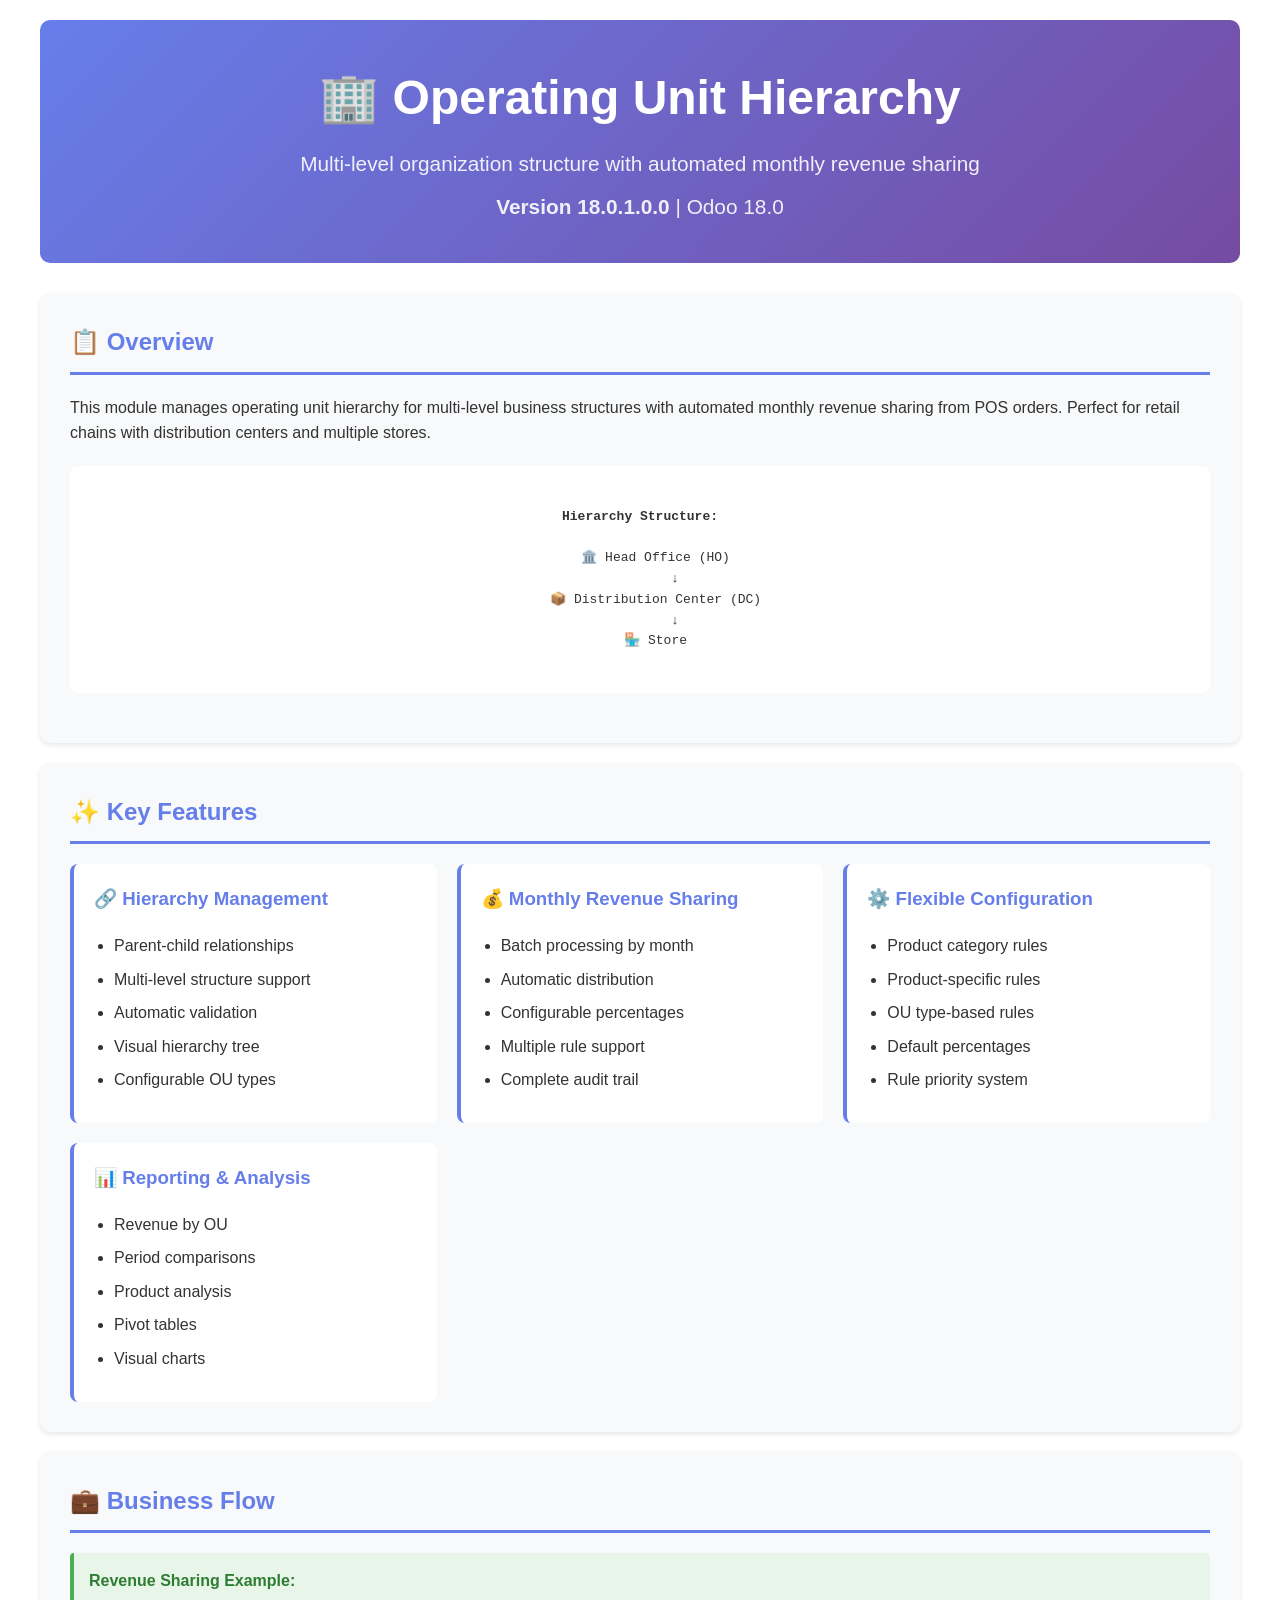
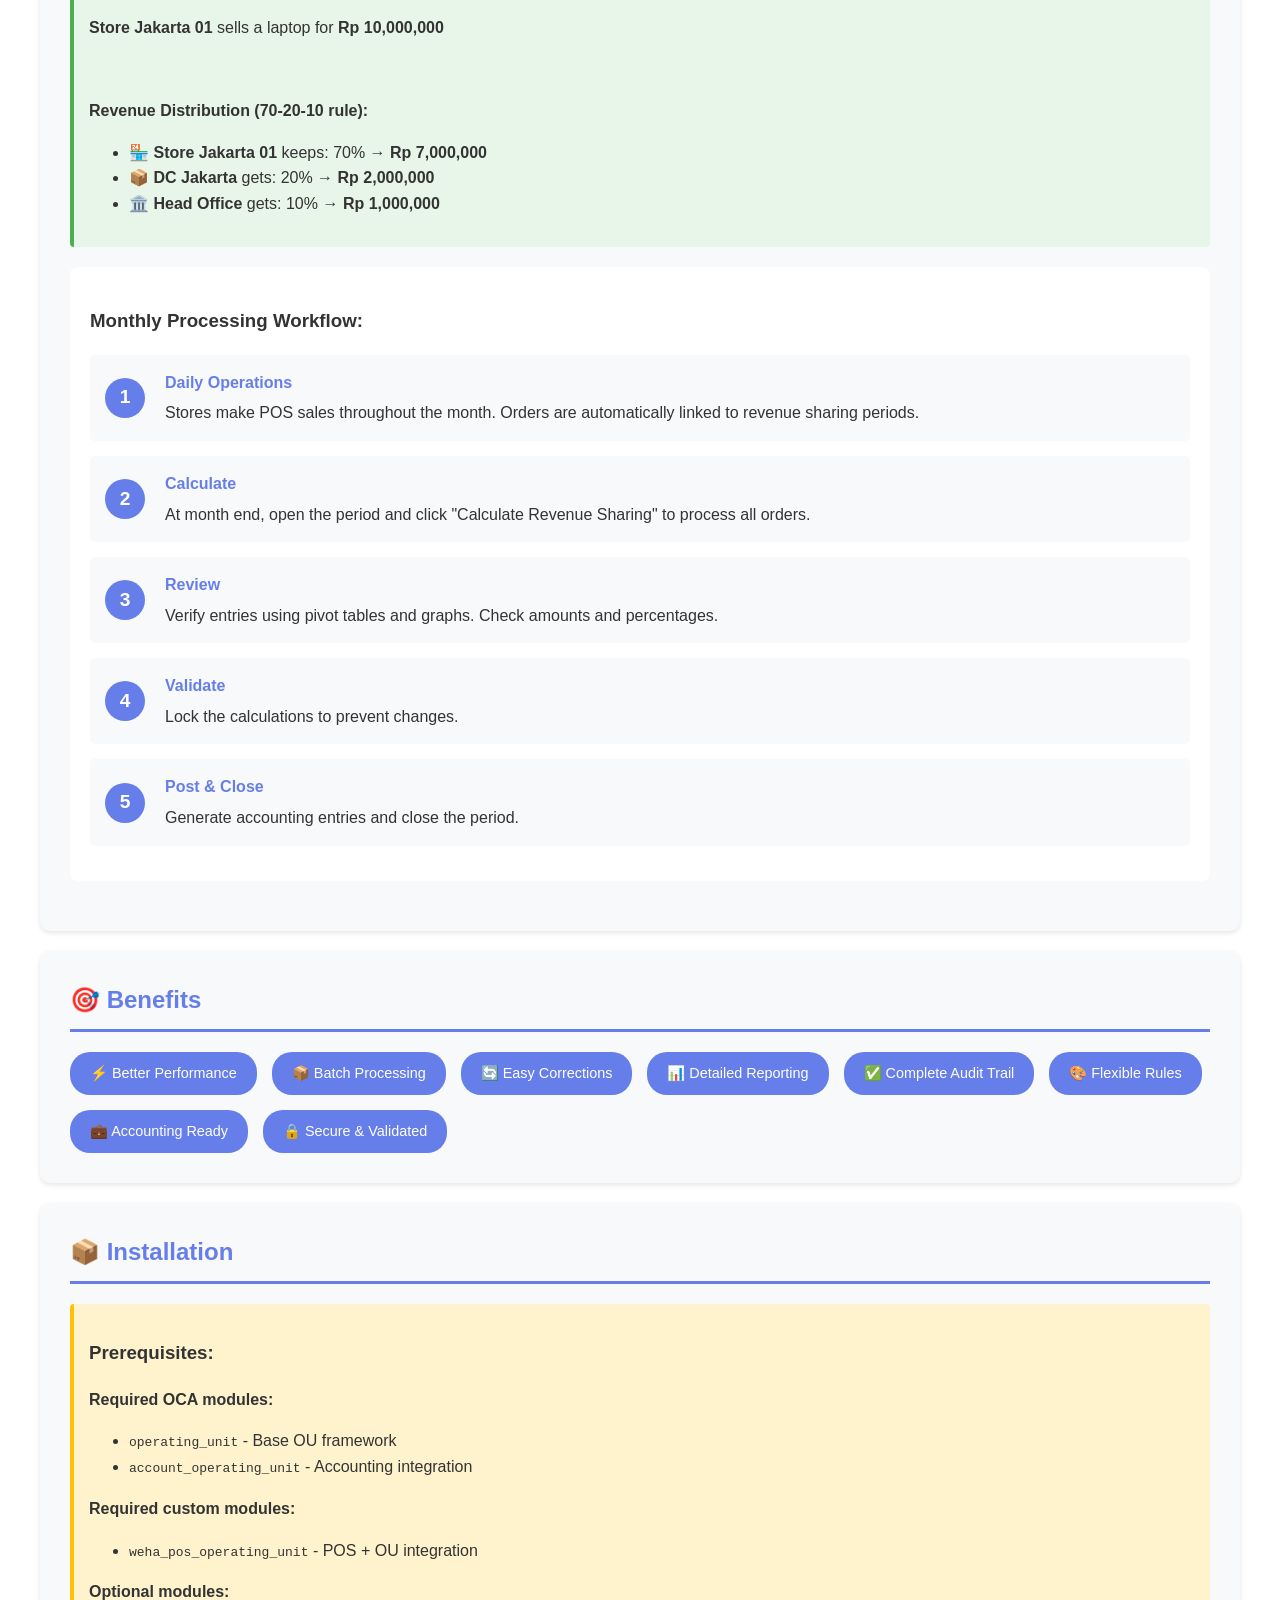
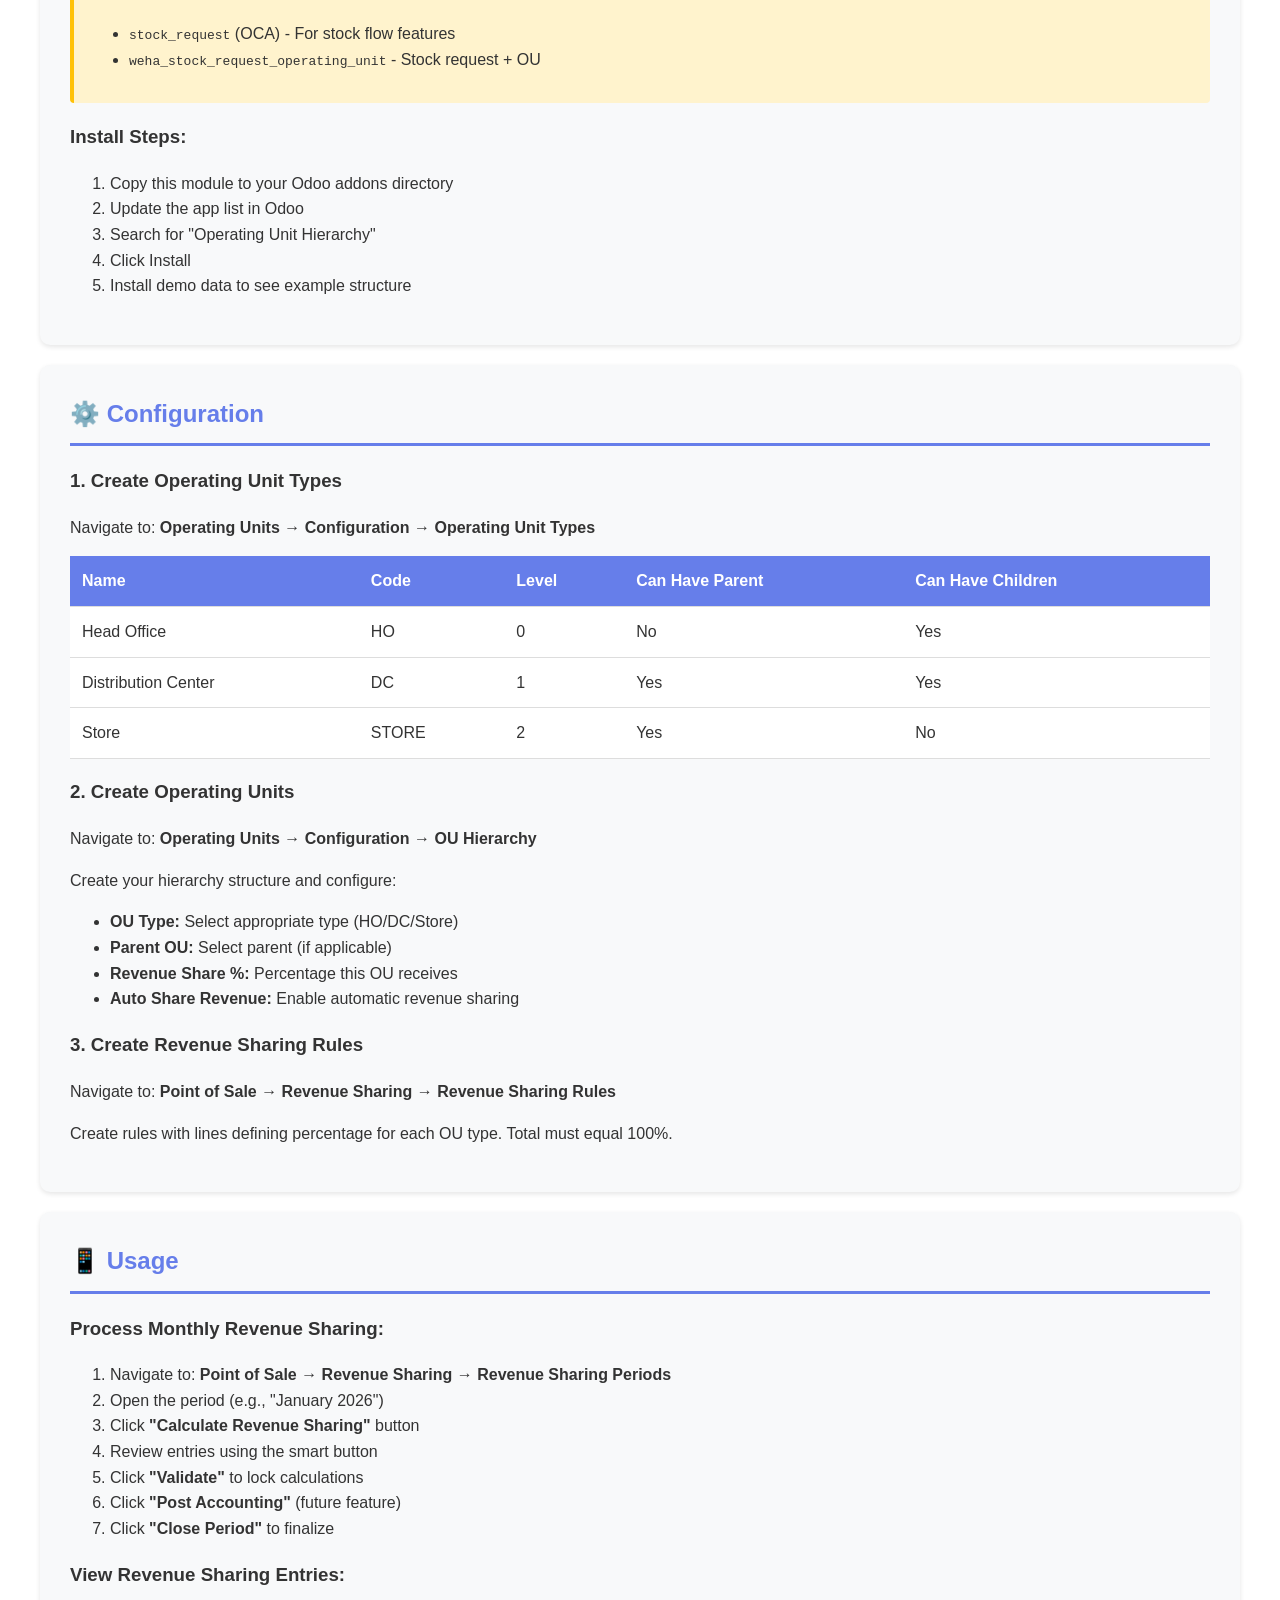
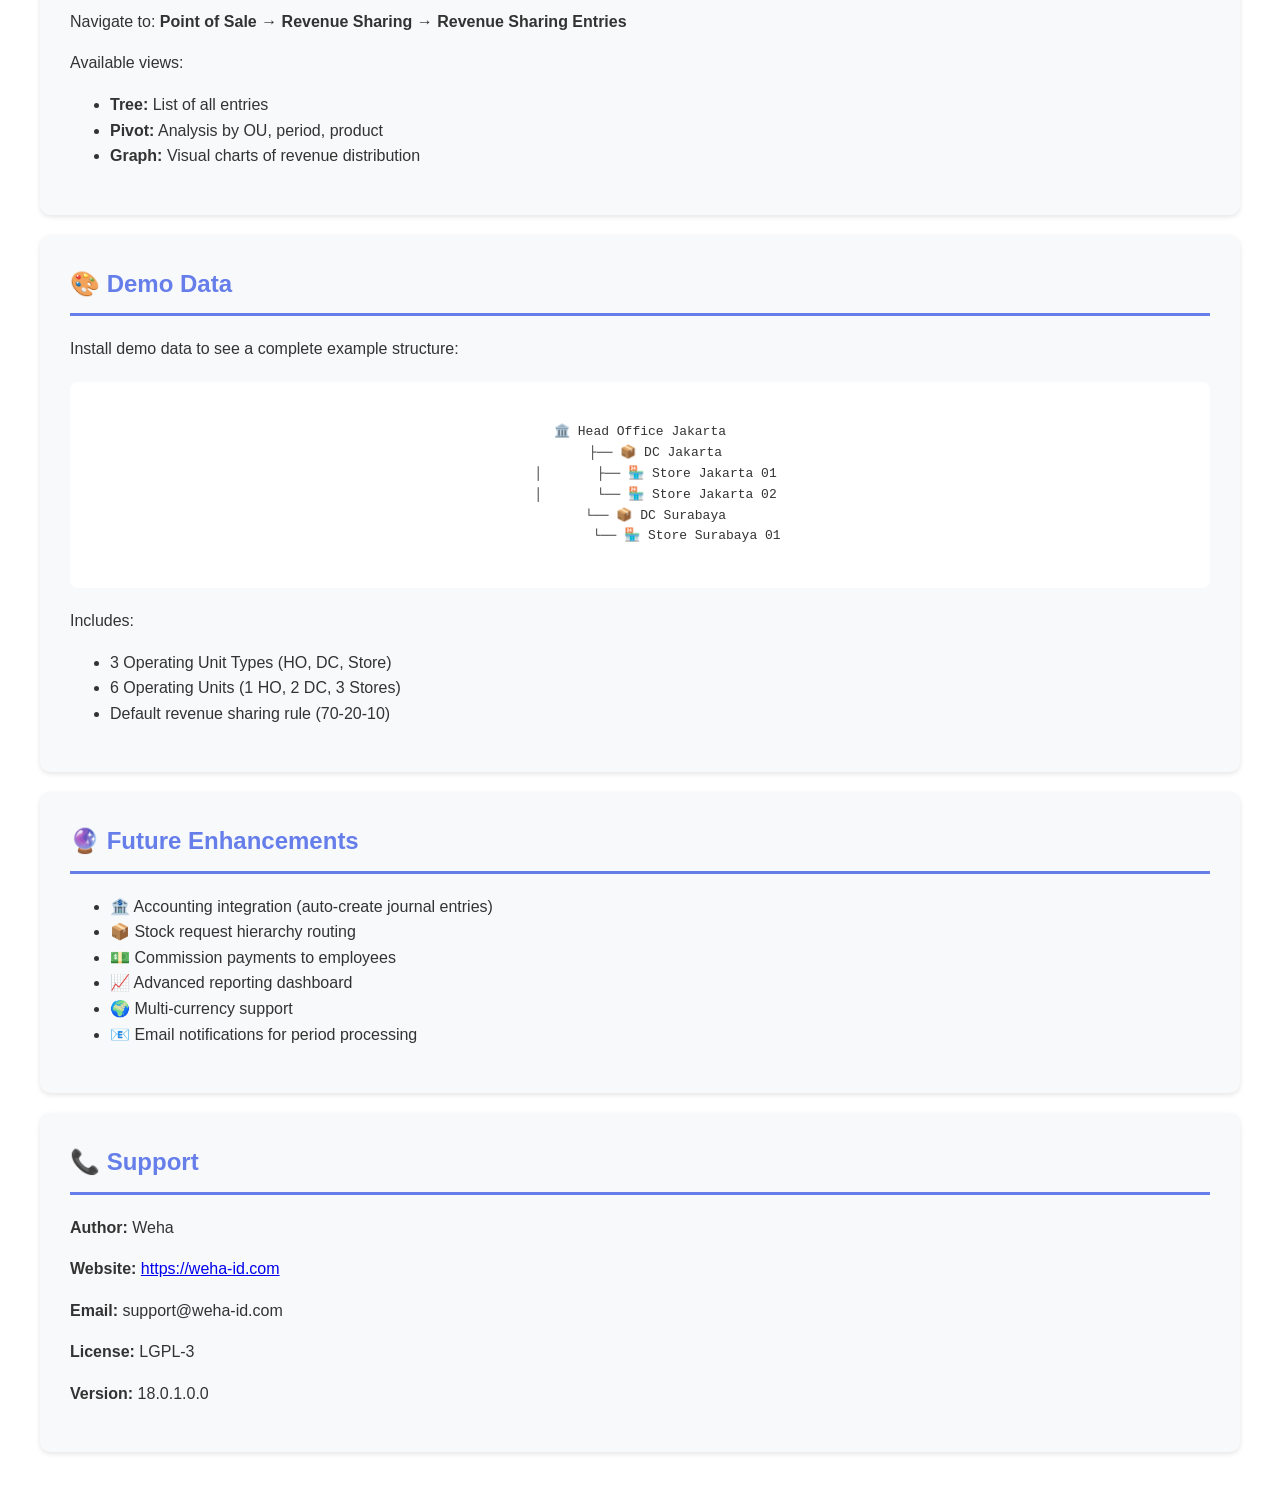
<file: weha_operating_unit_hierarchy/static/description/index.html>
<!DOCTYPE html>
<html>
<head>
    <meta charset="utf-8">
    <title>Operating Unit Hierarchy</title>
    <style>
        body {
            font-family: 'Segoe UI', Tahoma, Geneva, Verdana, sans-serif;
            line-height: 1.6;
            color: #333;
            max-width: 1200px;
            margin: 0 auto;
            padding: 20px;
        }
        .header {
            background: linear-gradient(135deg, #667eea 0%, #764ba2 100%);
            color: white;
            padding: 40px;
            border-radius: 10px;
            margin-bottom: 30px;
            text-align: center;
        }
        .header h1 {
            margin: 0;
            font-size: 3em;
        }
        .header p {
            margin: 10px 0 0 0;
            font-size: 1.3em;
            opacity: 0.9;
        }
        .section {
            background: #f8f9fa;
            padding: 30px;
            border-radius: 10px;
            margin-bottom: 20px;
            box-shadow: 0 2px 5px rgba(0,0,0,0.1);
        }
        .section h2 {
            color: #667eea;
            margin-top: 0;
            border-bottom: 3px solid #667eea;
            padding-bottom: 10px;
        }
        .features {
            display: grid;
            grid-template-columns: repeat(auto-fit, minmax(300px, 1fr));
            gap: 20px;
            margin-top: 20px;
        }
        .feature-card {
            background: white;
            padding: 20px;
            border-radius: 8px;
            border-left: 4px solid #667eea;
        }
        .feature-card h3 {
            color: #667eea;
            margin-top: 0;
        }
        .feature-card ul {
            margin: 10px 0;
            padding-left: 20px;
        }
        .feature-card li {
            margin: 8px 0;
        }
        .flow-diagram {
            background: white;
            padding: 20px;
            border-radius: 8px;
            margin: 20px 0;
            text-align: center;
            font-family: monospace;
            white-space: pre;
            overflow-x: auto;
        }
        .example {
            background: #e8f5e9;
            border-left: 4px solid #4caf50;
            padding: 15px;
            margin: 15px 0;
            border-radius: 4px;
        }
        .example h4 {
            margin-top: 0;
            color: #2e7d32;
        }
        .highlight {
            background: #fff3cd;
            border-left: 4px solid #ffc107;
            padding: 15px;
            margin: 15px 0;
            border-radius: 4px;
        }
        .benefits {
            display: flex;
            flex-wrap: wrap;
            gap: 15px;
            margin-top: 15px;
        }
        .benefit-badge {
            background: #667eea;
            color: white;
            padding: 10px 20px;
            border-radius: 20px;
            font-size: 0.9em;
        }
        .workflow {
            background: white;
            padding: 20px;
            border-radius: 8px;
            margin: 20px 0;
        }
        .workflow-step {
            display: flex;
            align-items: center;
            margin: 15px 0;
            padding: 15px;
            background: #f8f9fa;
            border-radius: 5px;
        }
        .workflow-step .number {
            background: #667eea;
            color: white;
            width: 40px;
            height: 40px;
            border-radius: 50%;
            display: flex;
            align-items: center;
            justify-content: center;
            font-weight: bold;
            font-size: 1.2em;
            margin-right: 20px;
            flex-shrink: 0;
        }
        .workflow-step .content {
            flex: 1;
        }
        .workflow-step .content strong {
            color: #667eea;
            display: block;
            margin-bottom: 5px;
        }
        table {
            width: 100%;
            border-collapse: collapse;
            margin: 15px 0;
            background: white;
        }
        th, td {
            padding: 12px;
            text-align: left;
            border-bottom: 1px solid #ddd;
        }
        th {
            background: #667eea;
            color: white;
        }
        tr:hover {
            background: #f5f5f5;
        }
    </style>
</head>
<body>
    <div class="header">
        <h1>🏢 Operating Unit Hierarchy</h1>
        <p>Multi-level organization structure with automated monthly revenue sharing</p>
        <p><strong>Version 18.0.1.0.0</strong> | Odoo 18.0</p>
    </div>

    <div class="section">
        <h2>📋 Overview</h2>
        <p>
            This module manages operating unit hierarchy for multi-level business structures with automated 
            monthly revenue sharing from POS orders. Perfect for retail chains with distribution centers 
            and multiple stores.
        </p>
        
        <div class="flow-diagram">
<strong>Hierarchy Structure:</strong>

    🏛️ Head Office (HO)
         ↓
    📦 Distribution Center (DC)
         ↓
    🏪 Store
        </div>
    </div>

    <div class="section">
        <h2>✨ Key Features</h2>
        <div class="features">
            <div class="feature-card">
                <h3>🔗 Hierarchy Management</h3>
                <ul>
                    <li>Parent-child relationships</li>
                    <li>Multi-level structure support</li>
                    <li>Automatic validation</li>
                    <li>Visual hierarchy tree</li>
                    <li>Configurable OU types</li>
                </ul>
            </div>
            
            <div class="feature-card">
                <h3>💰 Monthly Revenue Sharing</h3>
                <ul>
                    <li>Batch processing by month</li>
                    <li>Automatic distribution</li>
                    <li>Configurable percentages</li>
                    <li>Multiple rule support</li>
                    <li>Complete audit trail</li>
                </ul>
            </div>
            
            <div class="feature-card">
                <h3>⚙️ Flexible Configuration</h3>
                <ul>
                    <li>Product category rules</li>
                    <li>Product-specific rules</li>
                    <li>OU type-based rules</li>
                    <li>Default percentages</li>
                    <li>Rule priority system</li>
                </ul>
            </div>
            
            <div class="feature-card">
                <h3>📊 Reporting & Analysis</h3>
                <ul>
                    <li>Revenue by OU</li>
                    <li>Period comparisons</li>
                    <li>Product analysis</li>
                    <li>Pivot tables</li>
                    <li>Visual charts</li>
                </ul>
            </div>
        </div>
    </div>

    <div class="section">
        <h2>💼 Business Flow</h2>
        
        <div class="example">
            <h4>Revenue Sharing Example:</h4>
            <p><strong>Store Jakarta 01</strong> sells a laptop for <strong>Rp 10,000,000</strong></p>
            <br>
            <p><strong>Revenue Distribution (70-20-10 rule):</strong></p>
            <ul>
                <li>🏪 <strong>Store Jakarta 01</strong> keeps: 70% → <strong>Rp 7,000,000</strong></li>
                <li>📦 <strong>DC Jakarta</strong> gets: 20% → <strong>Rp 2,000,000</strong></li>
                <li>🏛️ <strong>Head Office</strong> gets: 10% → <strong>Rp 1,000,000</strong></li>
            </ul>
        </div>

        <div class="workflow">
            <h3>Monthly Processing Workflow:</h3>
            
            <div class="workflow-step">
                <div class="number">1</div>
                <div class="content">
                    <strong>Daily Operations</strong>
                    Stores make POS sales throughout the month. Orders are automatically linked to revenue sharing periods.
                </div>
            </div>
            
            <div class="workflow-step">
                <div class="number">2</div>
                <div class="content">
                    <strong>Calculate</strong>
                    At month end, open the period and click "Calculate Revenue Sharing" to process all orders.
                </div>
            </div>
            
            <div class="workflow-step">
                <div class="number">3</div>
                <div class="content">
                    <strong>Review</strong>
                    Verify entries using pivot tables and graphs. Check amounts and percentages.
                </div>
            </div>
            
            <div class="workflow-step">
                <div class="number">4</div>
                <div class="content">
                    <strong>Validate</strong>
                    Lock the calculations to prevent changes.
                </div>
            </div>
            
            <div class="workflow-step">
                <div class="number">5</div>
                <div class="content">
                    <strong>Post & Close</strong>
                    Generate accounting entries and close the period.
                </div>
            </div>
        </div>
    </div>

    <div class="section">
        <h2>🎯 Benefits</h2>
        <div class="benefits">
            <div class="benefit-badge">⚡ Better Performance</div>
            <div class="benefit-badge">📦 Batch Processing</div>
            <div class="benefit-badge">🔄 Easy Corrections</div>
            <div class="benefit-badge">📊 Detailed Reporting</div>
            <div class="benefit-badge">✅ Complete Audit Trail</div>
            <div class="benefit-badge">🎨 Flexible Rules</div>
            <div class="benefit-badge">💼 Accounting Ready</div>
            <div class="benefit-badge">🔒 Secure & Validated</div>
        </div>
    </div>

    <div class="section">
        <h2>📦 Installation</h2>
        
        <div class="highlight">
            <h3>Prerequisites:</h3>
            <p><strong>Required OCA modules:</strong></p>
            <ul>
                <li><code>operating_unit</code> - Base OU framework</li>
                <li><code>account_operating_unit</code> - Accounting integration</li>
            </ul>
            <p><strong>Required custom modules:</strong></p>
            <ul>
                <li><code>weha_pos_operating_unit</code> - POS + OU integration</li>
            </ul>
            <p><strong>Optional modules:</strong></p>
            <ul>
                <li><code>stock_request</code> (OCA) - For stock flow features</li>
                <li><code>weha_stock_request_operating_unit</code> - Stock request + OU</li>
            </ul>
        </div>
        
        <h3>Install Steps:</h3>
        <ol>
            <li>Copy this module to your Odoo addons directory</li>
            <li>Update the app list in Odoo</li>
            <li>Search for "Operating Unit Hierarchy"</li>
            <li>Click Install</li>
            <li>Install demo data to see example structure</li>
        </ol>
    </div>

    <div class="section">
        <h2>⚙️ Configuration</h2>
        
        <h3>1. Create Operating Unit Types</h3>
        <p>Navigate to: <strong>Operating Units → Configuration → Operating Unit Types</strong></p>
        <table>
            <thead>
                <tr>
                    <th>Name</th>
                    <th>Code</th>
                    <th>Level</th>
                    <th>Can Have Parent</th>
                    <th>Can Have Children</th>
                </tr>
            </thead>
            <tbody>
                <tr>
                    <td>Head Office</td>
                    <td>HO</td>
                    <td>0</td>
                    <td>No</td>
                    <td>Yes</td>
                </tr>
                <tr>
                    <td>Distribution Center</td>
                    <td>DC</td>
                    <td>1</td>
                    <td>Yes</td>
                    <td>Yes</td>
                </tr>
                <tr>
                    <td>Store</td>
                    <td>STORE</td>
                    <td>2</td>
                    <td>Yes</td>
                    <td>No</td>
                </tr>
            </tbody>
        </table>
        
        <h3>2. Create Operating Units</h3>
        <p>Navigate to: <strong>Operating Units → Configuration → OU Hierarchy</strong></p>
        <p>Create your hierarchy structure and configure:</p>
        <ul>
            <li><strong>OU Type:</strong> Select appropriate type (HO/DC/Store)</li>
            <li><strong>Parent OU:</strong> Select parent (if applicable)</li>
            <li><strong>Revenue Share %:</strong> Percentage this OU receives</li>
            <li><strong>Auto Share Revenue:</strong> Enable automatic revenue sharing</li>
        </ul>
        
        <h3>3. Create Revenue Sharing Rules</h3>
        <p>Navigate to: <strong>Point of Sale → Revenue Sharing → Revenue Sharing Rules</strong></p>
        <p>Create rules with lines defining percentage for each OU type. Total must equal 100%.</p>
    </div>

    <div class="section">
        <h2>📱 Usage</h2>
        
        <h3>Process Monthly Revenue Sharing:</h3>
        <ol>
            <li>Navigate to: <strong>Point of Sale → Revenue Sharing → Revenue Sharing Periods</strong></li>
            <li>Open the period (e.g., "January 2026")</li>
            <li>Click <strong>"Calculate Revenue Sharing"</strong> button</li>
            <li>Review entries using the smart button</li>
            <li>Click <strong>"Validate"</strong> to lock calculations</li>
            <li>Click <strong>"Post Accounting"</strong> (future feature)</li>
            <li>Click <strong>"Close Period"</strong> to finalize</li>
        </ol>
        
        <h3>View Revenue Sharing Entries:</h3>
        <p>Navigate to: <strong>Point of Sale → Revenue Sharing → Revenue Sharing Entries</strong></p>
        <p>Available views:</p>
        <ul>
            <li><strong>Tree:</strong> List of all entries</li>
            <li><strong>Pivot:</strong> Analysis by OU, period, product</li>
            <li><strong>Graph:</strong> Visual charts of revenue distribution</li>
        </ul>
    </div>

    <div class="section">
        <h2>🎨 Demo Data</h2>
        <p>Install demo data to see a complete example structure:</p>
        
        <div class="flow-diagram">
🏛️ Head Office Jakarta
    ├── 📦 DC Jakarta
    │       ├── 🏪 Store Jakarta 01
    │       └── 🏪 Store Jakarta 02
    └── 📦 DC Surabaya
            └── 🏪 Store Surabaya 01
        </div>
        
        <p>Includes:</p>
        <ul>
            <li>3 Operating Unit Types (HO, DC, Store)</li>
            <li>6 Operating Units (1 HO, 2 DC, 3 Stores)</li>
            <li>Default revenue sharing rule (70-20-10)</li>
        </ul>
    </div>

    <div class="section">
        <h2>🔮 Future Enhancements</h2>
        <ul>
            <li>🏦 Accounting integration (auto-create journal entries)</li>
            <li>📦 Stock request hierarchy routing</li>
            <li>💵 Commission payments to employees</li>
            <li>📈 Advanced reporting dashboard</li>
            <li>🌍 Multi-currency support</li>
            <li>📧 Email notifications for period processing</li>
        </ul>
    </div>

    <div class="section">
        <h2>📞 Support</h2>
        <p><strong>Author:</strong> Weha</p>
        <p><strong>Website:</strong> <a href="https://weha-id.com">https://weha-id.com</a></p>
        <p><strong>Email:</strong> support@weha-id.com</p>
        <p><strong>License:</strong> LGPL-3</p>
        <p><strong>Version:</strong> 18.0.1.0.0</p>
    </div>
</body>
</html>
</file>
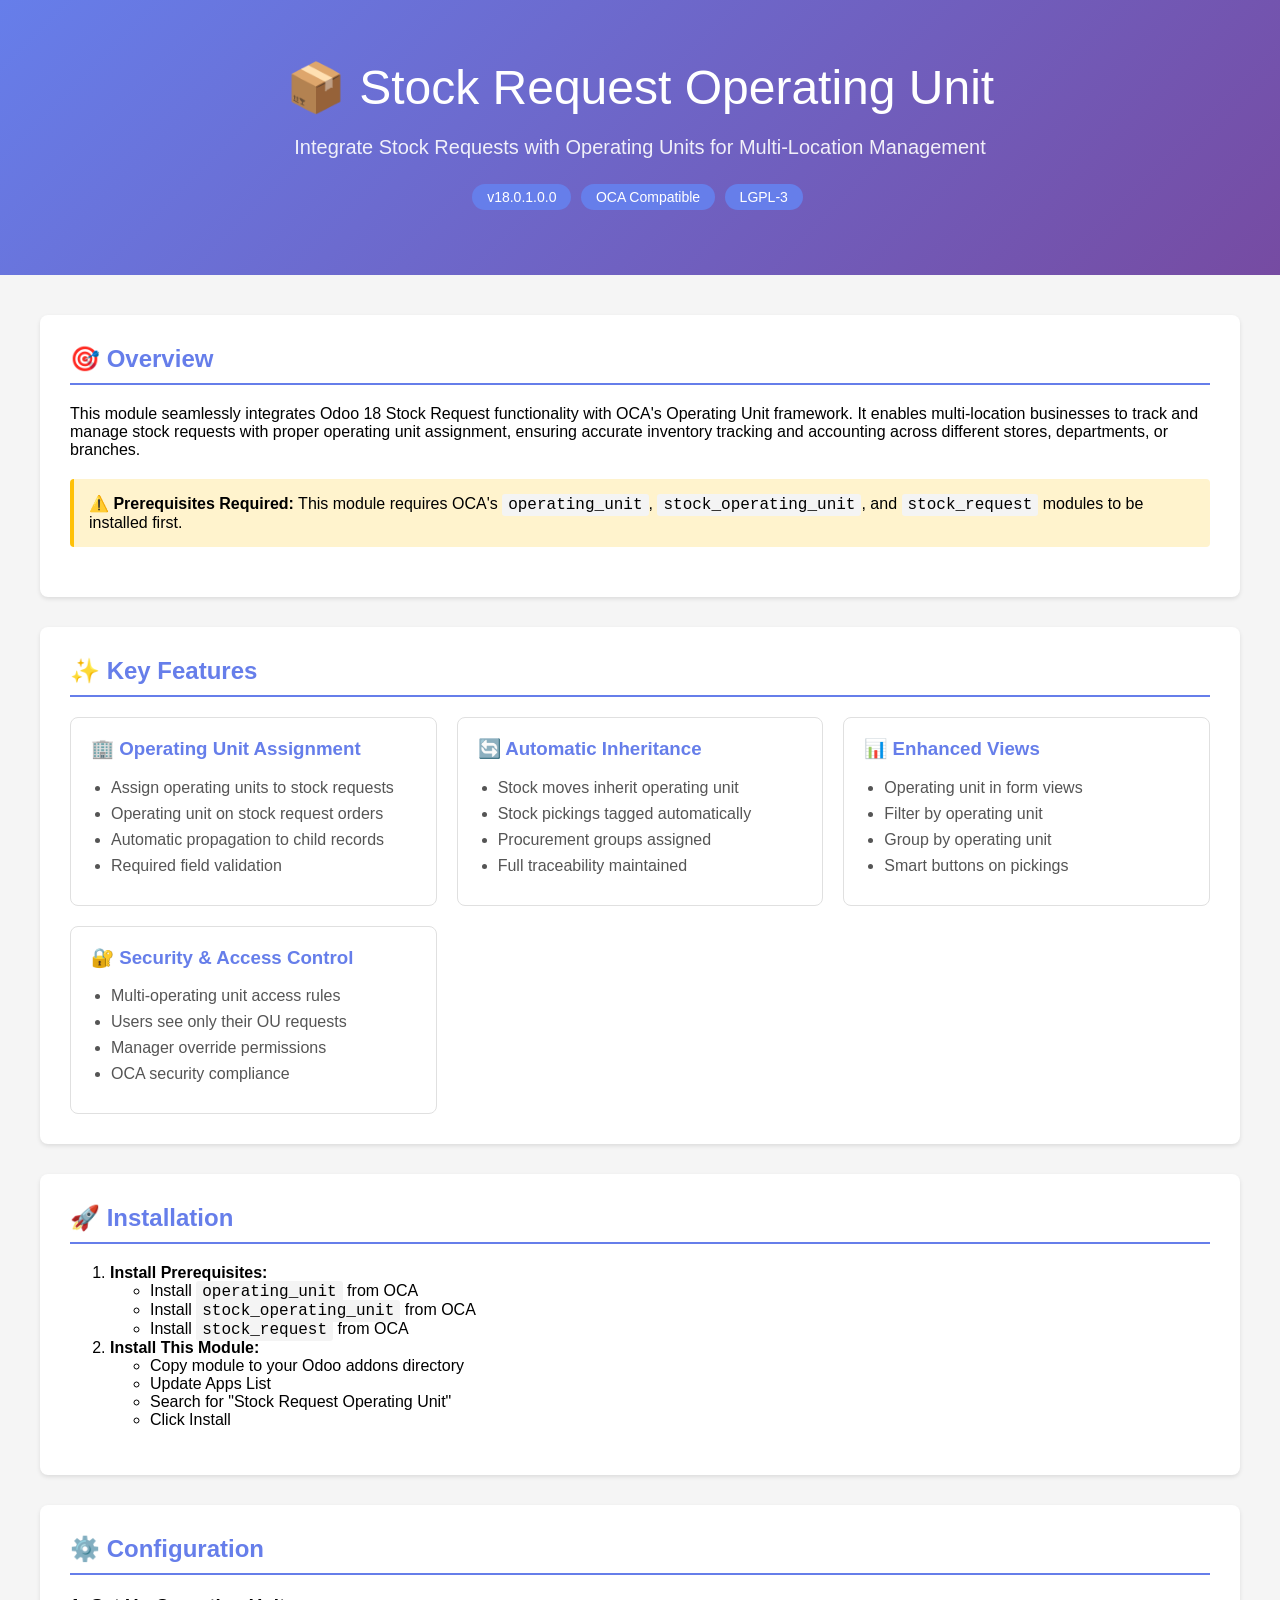
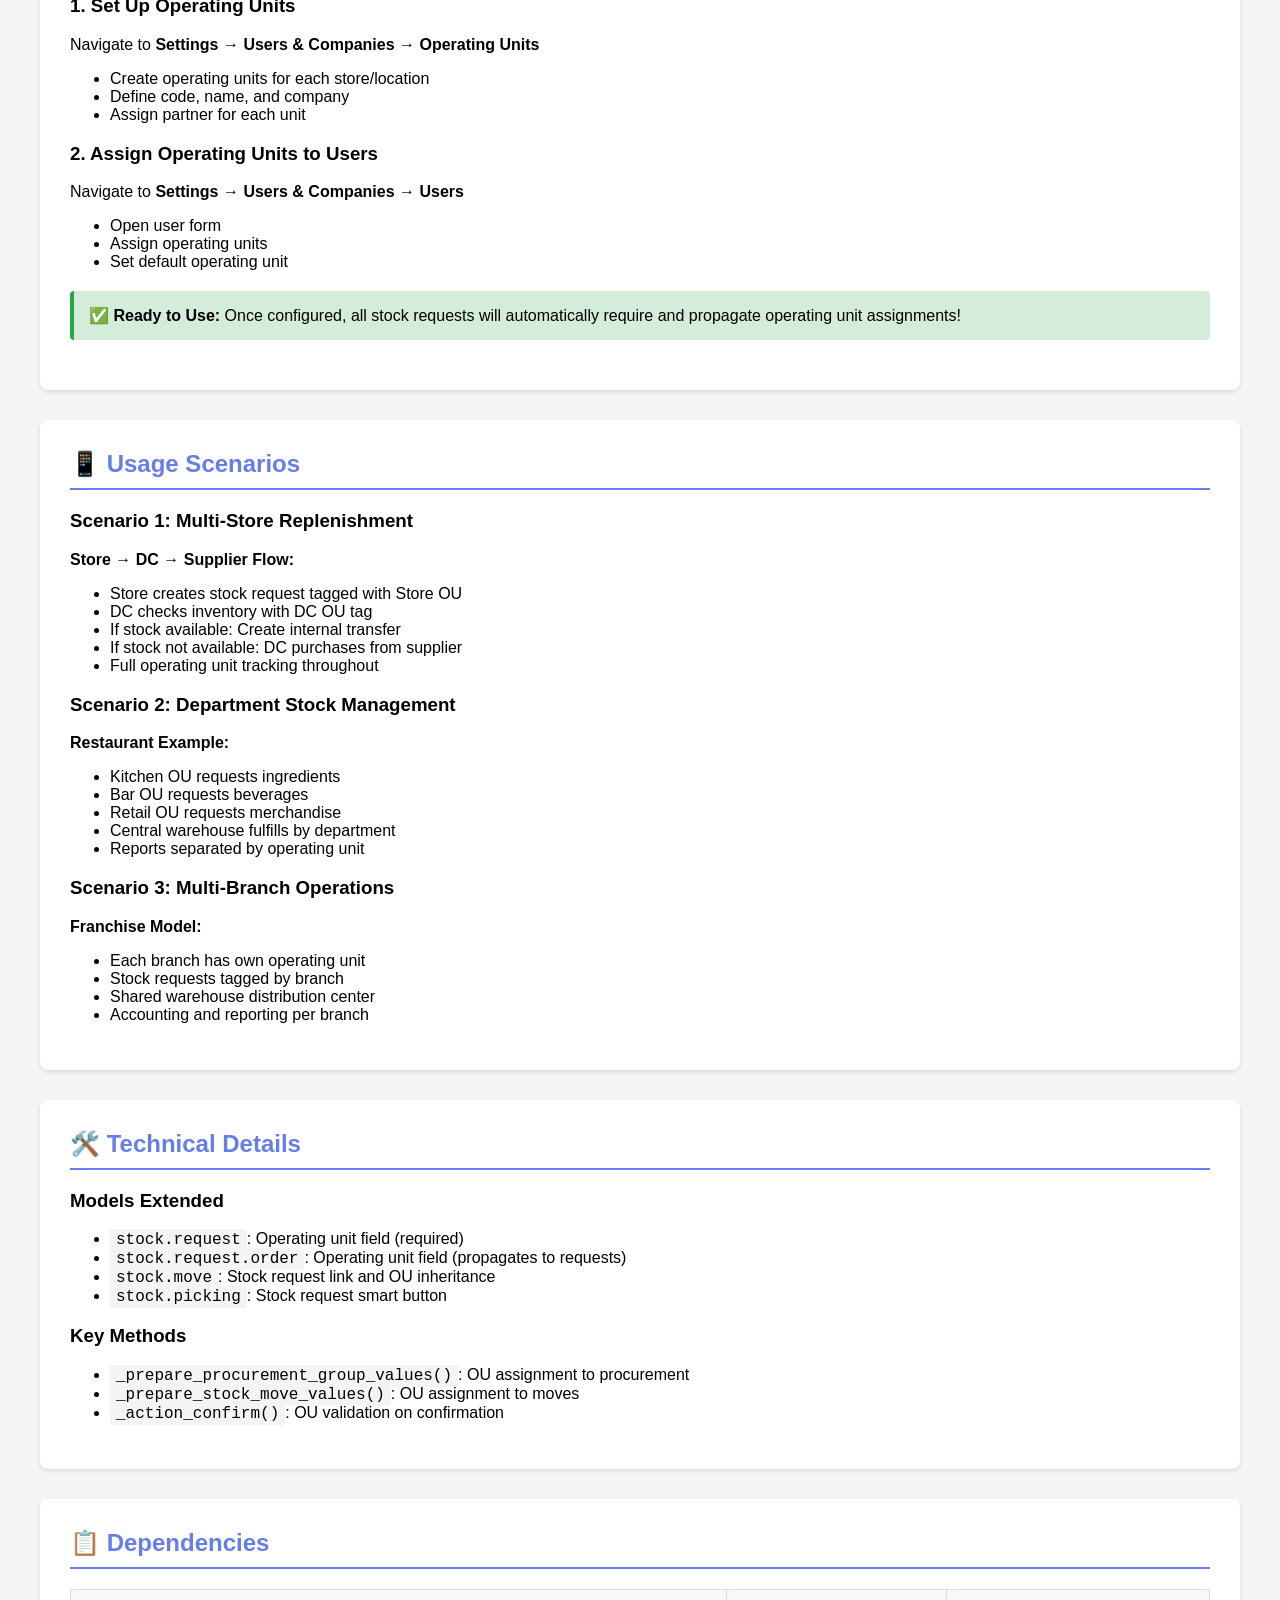
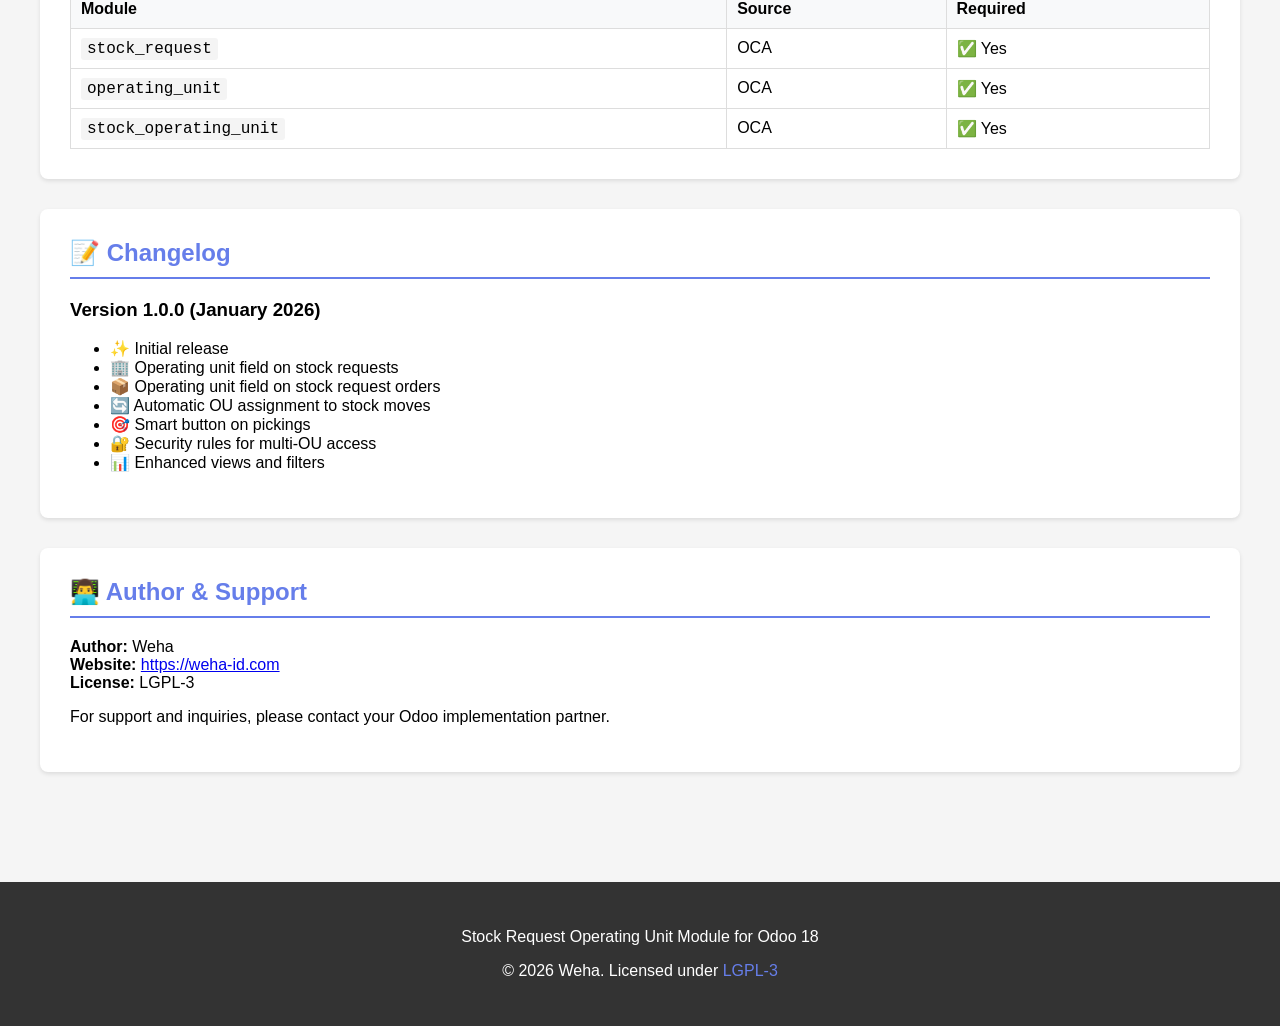
<file: weha_stock_request_operating_unit/static/description/index.html>
<!DOCTYPE html>
<html>
<head>
    <meta charset="utf-8">
    <title>Stock Request Operating Unit</title>
    <style>
        body {
            font-family: 'Segoe UI', Tahoma, Geneva, Verdana, sans-serif;
            margin: 0;
            padding: 0;
            background: #f5f5f5;
        }
        .header {
            background: linear-gradient(135deg, #667eea 0%, #764ba2 100%);
            color: white;
            padding: 60px 20px;
            text-align: center;
        }
        .header h1 {
            margin: 0;
            font-size: 48px;
            font-weight: 300;
        }
        .header p {
            margin: 20px 0 0 0;
            font-size: 20px;
            opacity: 0.9;
        }
        .container {
            max-width: 1200px;
            margin: 0 auto;
            padding: 40px 20px;
        }
        .section {
            background: white;
            border-radius: 8px;
            padding: 30px;
            margin-bottom: 30px;
            box-shadow: 0 2px 4px rgba(0,0,0,0.1);
        }
        .section h2 {
            color: #667eea;
            margin-top: 0;
            border-bottom: 2px solid #667eea;
            padding-bottom: 10px;
        }
        .features {
            display: grid;
            grid-template-columns: repeat(auto-fit, minmax(300px, 1fr));
            gap: 20px;
            margin-top: 20px;
        }
        .feature-box {
            border: 1px solid #e0e0e0;
            border-radius: 8px;
            padding: 20px;
            transition: all 0.3s;
        }
        .feature-box:hover {
            border-color: #667eea;
            box-shadow: 0 4px 12px rgba(102, 126, 234, 0.15);
        }
        .feature-box h3 {
            color: #667eea;
            margin-top: 0;
        }
        .feature-box ul {
            margin: 10px 0;
            padding-left: 20px;
        }
        .feature-box li {
            margin: 8px 0;
            color: #555;
        }
        .badge {
            display: inline-block;
            background: #667eea;
            color: white;
            padding: 5px 15px;
            border-radius: 20px;
            font-size: 14px;
            margin: 5px 5px 5px 0;
        }
        .warning {
            background: #fff3cd;
            border-left: 4px solid #ffc107;
            padding: 15px;
            margin: 20px 0;
            border-radius: 4px;
        }
        .success {
            background: #d4edda;
            border-left: 4px solid #28a745;
            padding: 15px;
            margin: 20px 0;
            border-radius: 4px;
        }
        .footer {
            background: #333;
            color: white;
            text-align: center;
            padding: 30px 20px;
            margin-top: 40px;
        }
        .footer a {
            color: #667eea;
            text-decoration: none;
        }
        code {
            background: #f4f4f4;
            padding: 2px 6px;
            border-radius: 3px;
            font-family: 'Courier New', monospace;
        }
    </style>
</head>
<body>
    <div class="header">
        <h1>📦 Stock Request Operating Unit</h1>
        <p>Integrate Stock Requests with Operating Units for Multi-Location Management</p>
        <div style="margin-top: 20px;">
            <span class="badge">v18.0.1.0.0</span>
            <span class="badge">OCA Compatible</span>
            <span class="badge">LGPL-3</span>
        </div>
    </div>

    <div class="container">
        
        <div class="section">
            <h2>🎯 Overview</h2>
            <p>
                This module seamlessly integrates Odoo 18 Stock Request functionality with OCA's Operating Unit framework. 
                It enables multi-location businesses to track and manage stock requests with proper operating unit assignment, 
                ensuring accurate inventory tracking and accounting across different stores, departments, or branches.
            </p>
            
            <div class="warning">
                <strong>⚠️ Prerequisites Required:</strong> This module requires OCA's <code>operating_unit</code>, 
                <code>stock_operating_unit</code>, and <code>stock_request</code> modules to be installed first.
            </div>
        </div>

        <div class="section">
            <h2>✨ Key Features</h2>
            <div class="features">
                <div class="feature-box">
                    <h3>🏢 Operating Unit Assignment</h3>
                    <ul>
                        <li>Assign operating units to stock requests</li>
                        <li>Operating unit on stock request orders</li>
                        <li>Automatic propagation to child records</li>
                        <li>Required field validation</li>
                    </ul>
                </div>
                
                <div class="feature-box">
                    <h3>🔄 Automatic Inheritance</h3>
                    <ul>
                        <li>Stock moves inherit operating unit</li>
                        <li>Stock pickings tagged automatically</li>
                        <li>Procurement groups assigned</li>
                        <li>Full traceability maintained</li>
                    </ul>
                </div>
                
                <div class="feature-box">
                    <h3>📊 Enhanced Views</h3>
                    <ul>
                        <li>Operating unit in form views</li>
                        <li>Filter by operating unit</li>
                        <li>Group by operating unit</li>
                        <li>Smart buttons on pickings</li>
                    </ul>
                </div>
                
                <div class="feature-box">
                    <h3>🔐 Security & Access Control</h3>
                    <ul>
                        <li>Multi-operating unit access rules</li>
                        <li>Users see only their OU requests</li>
                        <li>Manager override permissions</li>
                        <li>OCA security compliance</li>
                    </ul>
                </div>
            </div>
        </div>

        <div class="section">
            <h2>🚀 Installation</h2>
            <ol>
                <li><strong>Install Prerequisites:</strong>
                    <ul>
                        <li>Install <code>operating_unit</code> from OCA</li>
                        <li>Install <code>stock_operating_unit</code> from OCA</li>
                        <li>Install <code>stock_request</code> from OCA</li>
                    </ul>
                </li>
                <li><strong>Install This Module:</strong>
                    <ul>
                        <li>Copy module to your Odoo addons directory</li>
                        <li>Update Apps List</li>
                        <li>Search for "Stock Request Operating Unit"</li>
                        <li>Click Install</li>
                    </ul>
                </li>
            </ol>
        </div>

        <div class="section">
            <h2>⚙️ Configuration</h2>
            <h3>1. Set Up Operating Units</h3>
            <p>Navigate to <strong>Settings → Users & Companies → Operating Units</strong></p>
            <ul>
                <li>Create operating units for each store/location</li>
                <li>Define code, name, and company</li>
                <li>Assign partner for each unit</li>
            </ul>

            <h3>2. Assign Operating Units to Users</h3>
            <p>Navigate to <strong>Settings → Users & Companies → Users</strong></p>
            <ul>
                <li>Open user form</li>
                <li>Assign operating units</li>
                <li>Set default operating unit</li>
            </ul>

            <div class="success">
                <strong>✅ Ready to Use:</strong> Once configured, all stock requests will automatically 
                require and propagate operating unit assignments!
            </div>
        </div>

        <div class="section">
            <h2>📱 Usage Scenarios</h2>
            
            <h3>Scenario 1: Multi-Store Replenishment</h3>
            <p><strong>Store → DC → Supplier Flow:</strong></p>
            <ul>
                <li>Store creates stock request tagged with Store OU</li>
                <li>DC checks inventory with DC OU tag</li>
                <li>If stock available: Create internal transfer</li>
                <li>If stock not available: DC purchases from supplier</li>
                <li>Full operating unit tracking throughout</li>
            </ul>

            <h3>Scenario 2: Department Stock Management</h3>
            <p><strong>Restaurant Example:</strong></p>
            <ul>
                <li>Kitchen OU requests ingredients</li>
                <li>Bar OU requests beverages</li>
                <li>Retail OU requests merchandise</li>
                <li>Central warehouse fulfills by department</li>
                <li>Reports separated by operating unit</li>
            </ul>

            <h3>Scenario 3: Multi-Branch Operations</h3>
            <p><strong>Franchise Model:</strong></p>
            <ul>
                <li>Each branch has own operating unit</li>
                <li>Stock requests tagged by branch</li>
                <li>Shared warehouse distribution center</li>
                <li>Accounting and reporting per branch</li>
            </ul>
        </div>

        <div class="section">
            <h2>🛠️ Technical Details</h2>
            <h3>Models Extended</h3>
            <ul>
                <li><code>stock.request</code>: Operating unit field (required)</li>
                <li><code>stock.request.order</code>: Operating unit field (propagates to requests)</li>
                <li><code>stock.move</code>: Stock request link and OU inheritance</li>
                <li><code>stock.picking</code>: Stock request smart button</li>
            </ul>

            <h3>Key Methods</h3>
            <ul>
                <li><code>_prepare_procurement_group_values()</code>: OU assignment to procurement</li>
                <li><code>_prepare_stock_move_values()</code>: OU assignment to moves</li>
                <li><code>_action_confirm()</code>: OU validation on confirmation</li>
            </ul>
        </div>

        <div class="section">
            <h2>📋 Dependencies</h2>
            <table style="width: 100%; border-collapse: collapse;">
                <tr style="background: #f8f9fa;">
                    <th style="padding: 10px; text-align: left; border: 1px solid #ddd;">Module</th>
                    <th style="padding: 10px; text-align: left; border: 1px solid #ddd;">Source</th>
                    <th style="padding: 10px; text-align: left; border: 1px solid #ddd;">Required</th>
                </tr>
                <tr>
                    <td style="padding: 10px; border: 1px solid #ddd;"><code>stock_request</code></td>
                    <td style="padding: 10px; border: 1px solid #ddd;">OCA</td>
                    <td style="padding: 10px; border: 1px solid #ddd;">✅ Yes</td>
                </tr>
                <tr>
                    <td style="padding: 10px; border: 1px solid #ddd;"><code>operating_unit</code></td>
                    <td style="padding: 10px; border: 1px solid #ddd;">OCA</td>
                    <td style="padding: 10px; border: 1px solid #ddd;">✅ Yes</td>
                </tr>
                <tr>
                    <td style="padding: 10px; border: 1px solid #ddd;"><code>stock_operating_unit</code></td>
                    <td style="padding: 10px; border: 1px solid #ddd;">OCA</td>
                    <td style="padding: 10px; border: 1px solid #ddd;">✅ Yes</td>
                </tr>
            </table>
        </div>

        <div class="section">
            <h2>📝 Changelog</h2>
            <h3>Version 1.0.0 (January 2026)</h3>
            <ul>
                <li>✨ Initial release</li>
                <li>🏢 Operating unit field on stock requests</li>
                <li>📦 Operating unit field on stock request orders</li>
                <li>🔄 Automatic OU assignment to stock moves</li>
                <li>🎯 Smart button on pickings</li>
                <li>🔐 Security rules for multi-OU access</li>
                <li>📊 Enhanced views and filters</li>
            </ul>
        </div>

        <div class="section">
            <h2>👨‍💻 Author & Support</h2>
            <p>
                <strong>Author:</strong> Weha<br>
                <strong>Website:</strong> <a href="https://weha-id.com">https://weha-id.com</a><br>
                <strong>License:</strong> LGPL-3
            </p>
            <p>For support and inquiries, please contact your Odoo implementation partner.</p>
        </div>

    </div>

    <div class="footer">
        <p>Stock Request Operating Unit Module for Odoo 18</p>
        <p>© 2026 Weha. Licensed under <a href="https://www.gnu.org/licenses/lgpl-3.0.html">LGPL-3</a></p>
    </div>
</body>
</html>
</file>
